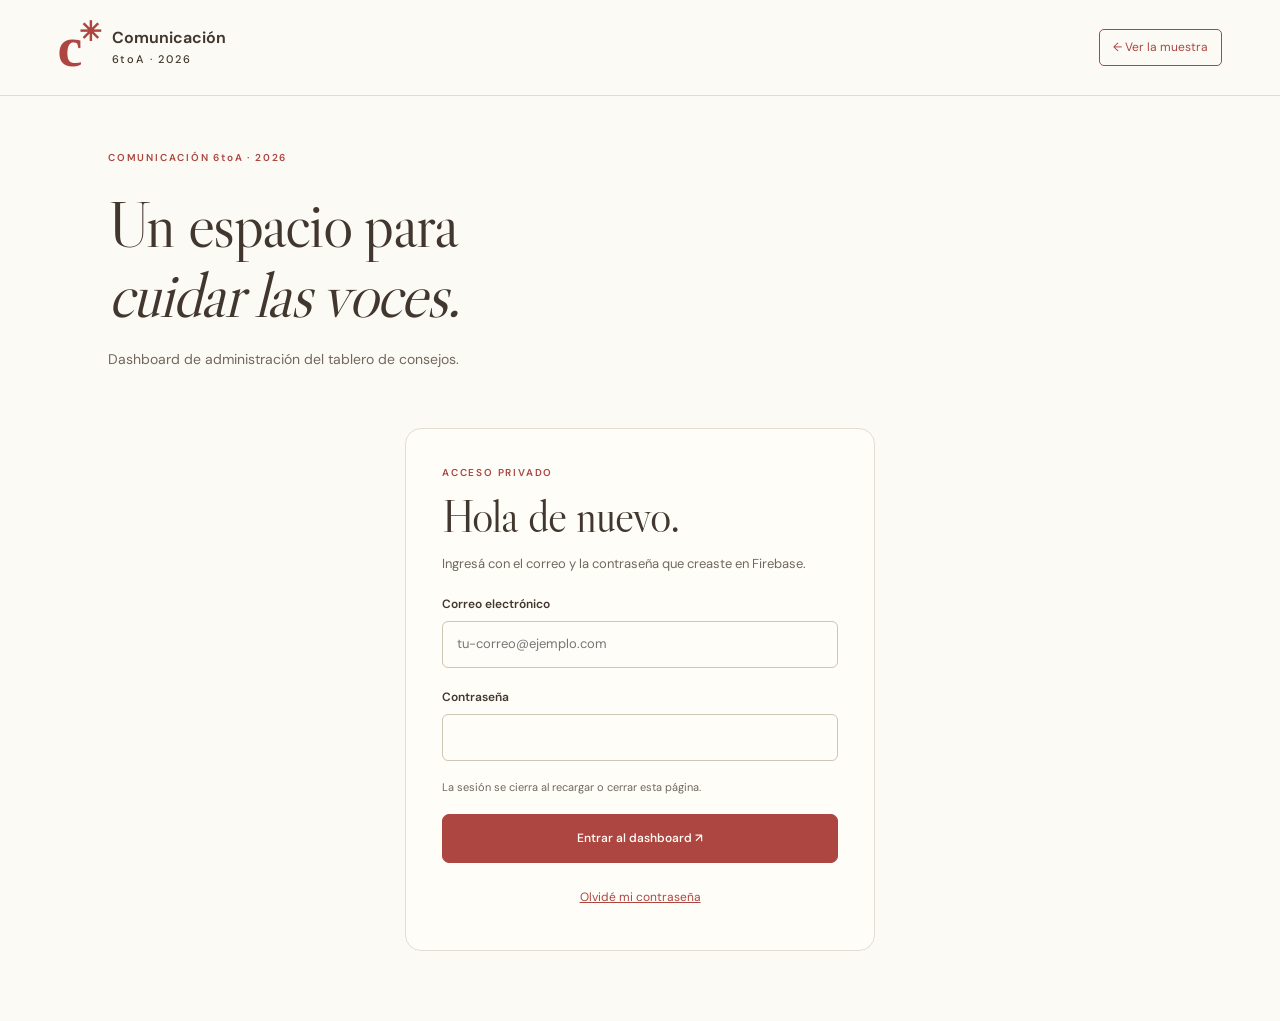
<file: admin/index.html>
<!doctype html>
<html lang="es-AR">
<head>
  <meta charset="UTF-8"><meta name="viewport" content="width=device-width,initial-scale=1">
  <meta name="robots" content="noindex,nofollow"><meta name="theme-color" content="#f8f4e9">
  <title>Dashboard · Comunicación 6toA 2026</title>
  <link rel="icon" href="../assets/favicon.svg"><link rel="stylesheet" href="../styles.css">
  <script type="module" src="../js/admin.js"></script>
</head>
<body class="admin-body">
  <header class="header"><a class="brand" href="../"><span class="brand-mark" aria-hidden="true">c<span>✳</span></span><span>Comunicación<span class="brand-small">6toA · 2026</span></span></a><a href="../" class="secondary-button">← Ver la muestra</a></header>
  <main class="admin-shell">
    <p class="eyebrow">COMUNICACIÓN 6toA · 2026</p>
    <h1>Un espacio para<br><em>cuidar las voces.</em></h1>
    <p class="admin-description">Dashboard de administración del tablero de consejos.</p>
    <p id="admin-status" role="status" class="form-status"></p>
    <aside id="setup-notice" class="setup-notice" hidden><strong>Primero, conectá tu proyecto de Firebase.</strong><p>Seguí la guía para crear el proyecto, tu usuario administrador y los permisos.</p><a href="../GUIA-FIREBASE.md" class="secondary-button">Leer guía paso a paso ↗</a><p>La guía también está en el archivo GUIA-FIREBASE.md de esta carpeta.</p></aside>
    <form id="login-form" class="admin-login" method="post">
      <p class="eyebrow">ACCESO PRIVADO</p><h2>Hola de nuevo.</h2>
      <p class="admin-warning">Ingresá con el correo y la contraseña que creaste en Firebase.</p>
      <label for="email">Correo electrónico</label><input id="email" name="email" type="email" required autocomplete="username" placeholder="tu-correo@ejemplo.com">
      <label for="password">Contraseña</label><input id="password" name="password" type="password" required autocomplete="current-password">
      <p class="form-note">La sesión se cierra al recargar o cerrar esta página.</p>
      <button class="button" type="submit" disabled>Entrar al dashboard ↗</button>
      <button id="reset-password" type="button" class="text-button" disabled>Olvidé mi contraseña</button>
    </form>
    <section id="moderation" hidden aria-label="Administrar consejos">
      <div class="dashboard-top"><p><span class="live-dot" aria-hidden="true"></span> Actualización en tiempo real</p><div><span id="admin-email"></span><button id="logout" class="secondary-button">Cerrar sesión</button></div></div>
      <div class="dashboard-stats" aria-label="Resumen del tablero">
        <div class="stat-card"><span>Todos los consejos</span><strong id="stat-total">—</strong><small>Voces que se sumaron</small></div>
        <div class="stat-card stat-blue"><span>Publicados</span><strong id="stat-approved">—</strong><small>Visibles para todos</small></div>
        <div class="stat-card stat-pink"><span>Fuera del tablero</span><strong id="stat-hidden">—</strong><small>Ocultos, pendientes o rechazados</small></div>
      </div>
      <div class="dashboard-filters"><label for="search">Buscar consejos<input id="search" type="search" placeholder="Buscá por nombre o por una palabra…"></label><label for="status-filter">Estado<select id="status-filter"><option value="all">Todos</option><option value="approved">Publicados</option><option value="hidden">Ocultos</option><option value="pending">Pendientes</option><option value="rejected">Rechazados</option></select></label></div>
      <p id="list-status" role="status" class="admin-warning"></p>
      <div id="admin-list" class="admin-list"></div>
      <div class="admin-pagination"><button class="secondary-button" id="previous">← Anterior</button><span id="page-label"></span><button class="secondary-button" id="next">Siguiente →</button></div>
    </section>
  </main>
  <dialog id="delete-dialog" aria-labelledby="delete-title"><h2 id="delete-title">¿Eliminar consejo?</h2><p>Se borrará definitivamente y dejará de aparecer en el tablero de todos los visitantes.</p><blockquote id="delete-preview"></blockquote><div class="admin-actions"><button id="cancel-delete">Cancelar</button><button id="confirm-delete">Eliminar definitivamente</button></div></dialog>
</body>
</html>
</file>
<file: styles.css>
@import url('https://fonts.googleapis.com/css2?family=DM+Sans:wght@400;450;500;550;600;650;700&family=Libre+Caslon+Display&display=swap');
:root{--cream:#fcfaf4;--red:#ad4540;--red-dark:#89352f;--ink:#42372f;--muted:#71675e;--pink:#edc9d5;--blue:#c3dce8;--yellow:#f0dfa3;--pink-soft:#faf0f3;--blue-soft:#edf5f8;--yellow-soft:#fcf7e7;--line:#e2dcd2;--white:#fffdf8;--serif:'Libre Caslon Display',Georgia,serif;--sans:'DM Sans',Arial,sans-serif;--space:24px;--section:88px;--radius:16px;--border:1px solid var(--line);--shadow:0 8px 24px #42372f0d}
*{box-sizing:border-box}html{scroll-behavior:smooth;scroll-padding-top:110px}body{margin:0;background:var(--cream);color:var(--ink);font-family:var(--sans);font-size:15px;line-height:1.6}button,input,textarea,select{font:inherit}button,a,input,textarea,select{-webkit-tap-highlight-color:transparent}button,a{touch-action:manipulation}a{color:inherit;text-decoration:none}button{cursor:pointer}button:disabled{cursor:default;opacity:.55}button:focus-visible,a:focus-visible,input:focus-visible,textarea:focus-visible,select:focus-visible{outline:3px solid var(--red);outline-offset:5px}::selection{background:var(--pink);color:var(--red-dark)}[hidden]{display:none!important}.wrap{width:min(1180px,calc(100% - 112px));margin-inline:auto}.skip-link{position:fixed;top:-100px;left:20px;background:var(--red);color:var(--white);padding:12px;z-index:100}.skip-link:focus{top:12px}.header{min-height:96px;padding:18px 4.5%;display:flex;align-items:center;justify-content:space-between;gap:28px;border-bottom:var(--border);position:sticky;top:0;background:#fcfaf4f5;backdrop-filter:blur(12px);z-index:20}.brand{display:flex;align-items:center;gap:12px;font-size:16px;font-weight:650;line-height:1.3}.brand-mark{width:42px;height:44px;position:relative;font-family:Georgia,serif;font-size:56px;color:var(--red);line-height:.75}.brand-mark>span{position:absolute;font-family:var(--sans);font-size:27px;right:-2px;top:-4px}.brand-small{display:block;margin-top:3px;font-size:11px;letter-spacing:1.8px;font-weight:500}.header nav{display:flex;gap:34px;font-size:13px;font-weight:550}.header nav a{padding:5px 0;border-bottom:1px solid transparent}.header nav a:hover{border-bottom-color:var(--red);color:var(--red)}.header nav a span{margin-left:6px}.header-edition{display:flex;align-items:center;gap:11px;font-size:9px;letter-spacing:1.6px}.live-dot{width:7px;height:7px;background:var(--red);border-radius:50%}.hero{display:grid;grid-template-columns:1.05fr 1fr;align-items:center;padding-top:64px;position:relative;column-gap:18px}.eyebrow{font-size:10px;letter-spacing:1.8px;font-weight:600;line-height:1.5;margin:0 0 25px;color:var(--red)}.little-star{font-size:23px;vertical-align:middle;margin-right:8px}.hero h1{font-family:var(--serif);font-size:clamp(62px,6.4vw,92px);line-height:.99;font-weight:400;letter-spacing:-2.5px;margin:0 0 25px;color:var(--ink)}em{font-weight:400}.hero h1 em{font-size:1.1em}.year{display:inline-block;font-size:.8em;position:relative;letter-spacing:-3px;margin-left:10px}.year-line{display:block;position:absolute;bottom:-9px;left:0;width:105%;height:12px;border-top:2px solid var(--red);border-radius:50%;transform:rotate(-5deg)}.hero-description{font-size:19px;line-height:1.55;margin:31px 0 13px}.hero-caption{font-size:11px;color:var(--muted);margin:0 0 29px}.button{border:1px solid var(--red);background:var(--red);border-radius:7px;color:var(--white);padding:14px 23px;display:inline-flex;align-items:center;justify-content:center;gap:28px;font-size:12px;font-weight:550;line-height:1.6;transition:background .2s,transform .2s}.button:hover{background:var(--red-dark);transform:translateY(-2px)}.button span{font-size:20px;line-height:1}.hero-art{position:relative;margin:-8px -16px 0 -12px}.hero-art img{width:100%;height:auto;display:block}.art-caption{position:absolute;bottom:5%;right:8%;font-size:9px;letter-spacing:2px;transform:rotate(-4deg);color:var(--red)}.art-caption span{font-size:20px;margin-left:7px}.hero-bottom{grid-column:1/-1;display:flex;justify-content:space-between;border-bottom:var(--border);padding:39px 0 21px;margin-top:12px;font-size:8px;letter-spacing:1.7px;color:var(--muted)}.hero-bottom>span:last-child span{font-size:17px;color:var(--red);margin-left:12px}.podcast-section{padding-top:var(--section)}.section-heading{display:flex;align-items:flex-end;justify-content:space-between;gap:24px;margin-bottom:30px}.section-number{font-size:9px;margin-bottom:13px;letter-spacing:1.65px}h2{font-family:var(--serif);font-weight:400;font-size:clamp(39px,4.2vw,57px);line-height:1.08;letter-spacing:-1px;color:var(--ink);margin:0}.heading-star{display:inline-block;font-family:var(--sans);font-size:45px;vertical-align:middle;margin-left:21px;font-weight:400}.section-tag{font-size:9px;border:1px solid #c9b6a7;border-radius:30px;padding:7px 13px;letter-spacing:1.2px;color:var(--red);margin-bottom:5px;white-space:nowrap}.section-tag span{margin-right:6px}.podcast-grid{display:grid;grid-template-columns:repeat(3,minmax(0,1fr));gap:23px}.podcast-card{border:var(--border);border-radius:var(--radius);background:var(--white);overflow:hidden;transition:transform .2s,box-shadow .2s}.podcast-card:hover{transform:translateY(-4px);box-shadow:var(--shadow)}.card-cover{height:218px;position:relative;overflow:hidden;display:flex;align-items:center;justify-content:center;border-bottom:var(--border)}.card-cover.pink{background:var(--pink)}.card-cover.blue{background:var(--blue)}.card-cover.yellow{background:var(--yellow)}.card-cover>svg{height:75%;width:80%;color:var(--red)}.card-cover>img{width:100%;height:100%;object-fit:cover}.cover-label{position:absolute;top:15px;left:17px;font-size:8px;letter-spacing:1.7px;color:var(--red)}.cover-corner{position:absolute;bottom:12px;right:17px;font-size:24px;color:var(--red)}.card-content{padding:20px 22px 18px}.card-meta{display:flex;justify-content:space-between;align-items:center;gap:12px;font-size:8px;letter-spacing:1.25px;color:var(--muted)}.coming-label{letter-spacing:.2px;font-size:9px;background:#eee9de;padding:2px 7px;border-radius:3px}.card-content h3{font-family:var(--serif);font-size:29px;font-weight:400;margin:10px 0 14px;line-height:1.2}.audio-placeholder{display:flex;align-items:center;gap:11px;border-top:var(--border);padding-top:15px}.play-placeholder{border:none;display:grid;place-items:center;background:#eee8df;color:#a69a8c;border-radius:50%;width:31px;height:31px;font-size:11px;flex-shrink:0}.waveform{height:22px;display:flex;align-items:center;justify-content:space-between;gap:3px;flex:1;opacity:.65}.waveform i{display:block;width:2px;border-radius:3px;background:#b7ab9d}.audio-label{font-size:8px;color:var(--muted);white-space:nowrap}.card-content audio{display:block;width:100%;height:38px;margin-top:15px}.separator{display:flex;align-items:center;gap:20px;padding-top:70px;color:var(--red)}.separator>span{height:1px;background:var(--line);flex:1}.separator b{font-size:29px;font-weight:400;line-height:1}.separator i{font-size:8px;letter-spacing:1.7px;font-style:normal}.separator+.podcast-section{padding-top:69px}.section-subtitle{font-size:14px;margin:18px 0 0;color:var(--muted)}.taller-heading{margin-bottom:31px}.advice-section{background:#eee9dc;margin-top:68px;padding:65px 0 34px;border-top:var(--border);border-bottom:var(--border);position:relative}.advice-heading{display:flex;justify-content:space-between;align-items:center}.advice-doodle{font-size:83px;color:var(--red);line-height:1;transform:rotate(12deg);margin-right:23px}.advice-intro{display:flex;align-items:center;justify-content:space-between;gap:30px;margin-top:22px}.advice-intro>p{font-size:18px;line-height:1.5;margin:0}.advice-board{margin-top:35px;min-height:275px;border-radius:10px;background-image:radial-gradient(#c1b9a7 .8px,transparent .8px);background-size:18px 18px;padding:28px;display:grid;grid-template-columns:repeat(3,minmax(0,1fr));gap:28px}.empty-board{grid-column:1/-1;text-align:center;justify-self:center;padding:8px 28px 20px;max-width:420px;background:#eee9dce8}.paper-star{font-size:40px;color:var(--red);line-height:1}.empty-board h3{font-family:var(--serif);font-weight:400;font-size:29px;margin:4px 0 7px}.empty-board p{font-size:12px;color:var(--muted);margin:0}.handwritten{display:block;font-family:var(--serif);font-style:italic;font-size:23px;color:var(--red);margin-top:20px;transform:rotate(-4deg)}.note{padding:27px 23px 21px;box-shadow:3px 6px 9px #49342812;position:relative;align-self:start;min-height:190px;overflow-wrap:anywhere}.note:before{content:'';position:absolute;top:-9px;left:calc(50% - 30px);width:60px;height:22px;background:#faf7ea90;transform:rotate(-5deg)}.note:nth-child(3n+1){background:#f1dfa0;transform:rotate(-2deg)}.note:nth-child(3n+2){background:#eec9d2;transform:rotate(2deg)}.note:nth-child(3n){background:#c9dfe6;transform:rotate(-1deg)}.note blockquote{font-family:var(--serif);font-size:25px;line-height:1.35;margin:0 0 20px;white-space:pre-wrap}.note cite{font-style:normal;font-size:10px;color:var(--muted)}.board-footnote{text-align:center;font-size:10px;color:var(--muted);margin:28px 0 0}.board-footnote>span{color:var(--red);font-size:16px;vertical-align:middle;margin-right:5px}.footer{padding:54px 0 0}.footer-main{display:grid;grid-template-columns:1.15fr 1fr .75fr;gap:36px;padding-bottom:43px}.footer-title{font-family:var(--serif);font-size:35px;line-height:1.07;color:var(--ink);letter-spacing:-.7px;display:inline-block}.footer-title>span{font-size:30px;margin-left:15px}.footer-main>div>p{font-size:10px;color:var(--muted);margin-top:14px}.footer-details{padding-top:3px}.footer-details p{font-size:11px;margin:0 0 9px;color:var(--muted)}.footer-details p:first-child{font-weight:600;color:var(--ink)}.footer-main nav{display:flex;flex-direction:column;gap:11px;padding-top:5px;font-size:11px}.footer-main nav a:hover{color:var(--red);text-decoration:underline}.footer-bottom{border-top:var(--border);padding:20px 0;display:flex;justify-content:space-between;color:var(--muted);font-size:8px;letter-spacing:1.3px}.footer-bottom>span:last-child>span:last-child{color:var(--red);font-size:15px;margin-left:8px}dialog{border:var(--border);border-radius:18px;padding:42px;max-width:520px;width:calc(100% - 32px);background:var(--cream);color:var(--ink);box-shadow:0 20px 80px #21170f33;max-height:90dvh;overflow:auto}dialog::backdrop{background:#392e2977;backdrop-filter:blur(4px)}dialog h2{font-size:48px}dialog>p:not(.eyebrow){font-size:13px;color:var(--muted);margin:16px 0 23px}.dialog-close{position:absolute;top:10px;right:16px;background:none;border:none;font-size:28px;color:var(--red);padding:4px 10px}form label{display:block;font-size:12px;font-weight:600;margin:20px 0 7px}form label span{font-size:10px;font-weight:400;color:var(--muted)}input,textarea,select{width:100%;background:var(--white);border:1px solid #cfc5b4;padding:12px 14px;border-radius:6px;color:var(--ink);font-size:13px}textarea{resize:vertical;min-height:110px}.char-count{display:block;text-align:right;font-size:10px;color:var(--muted)}.form-note{font-size:11px;color:var(--muted);line-height:1.6;margin:18px 0}.form-status{font-size:12px;color:var(--red);min-height:1em}form>.button{width:100%}body:has(dialog[open]){overflow:hidden}#form-success{text-align:center;padding-top:28px}#form-success h3{font-family:var(--serif);font-size:31px;font-weight:400}.success-star{font-size:60px;color:var(--red)}#form-success p{font-size:13px;margin-bottom:25px}.board-error{grid-column:1/-1;text-align:center;font-size:13px;padding:40px 10px}.board-error button{margin-top:10px}.admin-shell{max-width:1000px;margin:65px auto;padding:0 28px}.admin-shell>h1{font-family:var(--serif);font-weight:400;font-size:52px;color:var(--ink);line-height:1.1}.admin-login{max-width:430px;background:var(--white);border:var(--border);padding:30px;border-radius:var(--radius);margin:30px 0}.admin-toolbar{display:flex;justify-content:space-between;gap:15px;align-items:center;margin:30px 0}.admin-toolbar select{width:auto}.admin-list{display:grid;gap:15px}.admin-item{background:var(--white);border:var(--border);padding:24px;border-radius:var(--radius);overflow-wrap:anywhere}.admin-item blockquote{margin:15px 0;white-space:pre-wrap}.admin-meta{font-size:11px;color:var(--muted)}.admin-actions{display:flex;gap:9px;flex-wrap:wrap;margin-top:18px}.admin-actions button,.secondary-button{padding:8px 13px;border:1px solid var(--red);color:var(--red);background:transparent;border-radius:5px;font-size:12px}.admin-actions button:hover,.secondary-button:hover{background:var(--pink)}.admin-pagination{display:flex;gap:14px;align-items:center;justify-content:center;padding:30px}.load-more{display:block;margin:20px auto 0}.admin-warning{font-size:13px;color:var(--muted)}
@media(min-width:1500px){.hero{padding-top:75px}.hero-art{margin-top:-20px}.hero-bottom{margin-top:30px}}
@media(max-width:1050px){.wrap{width:calc(100% - 72px)}.header-edition{display:none}.header{padding-inline:36px}.hero h1{font-size:70px}.hero{padding-top:48px}.hero-description{font-size:17px}.hero-caption{max-width:260px}.card-cover{height:185px}.card-content{padding:18px 17px}.podcast-grid{gap:18px}.audio-label{font-size:7px}.hero-art{margin-left:-24px}.heading-star{font-size:36px;margin-left:12px}.footer-main{gap:25px}}
@media(max-width:800px){:root{--section:64px}.wrap{width:calc(100% - 48px)}.header{min-height:80px;padding:17px 24px}.header nav{gap:21px;font-size:12px}.hero{grid-template-columns:1fr 1fr;column-gap:0;padding-top:42px}.hero h1{font-size:57px}.hero .eyebrow{font-size:8px;letter-spacing:1px}.little-star{font-size:17px;margin-right:3px}.hero-description{font-size:16px}.hero-caption{font-size:10px}.hero-art{margin-right:-24px;margin-left:-28px}.hero .button{padding:12px 17px;gap:17px}.hero-bottom{font-size:7px;letter-spacing:1px;padding-top:25px}.podcast-grid{grid-template-columns:repeat(2,minmax(0,1fr))}.card-cover{height:205px}.podcast-grid .podcast-card:last-child{grid-column:1/-1;max-width:calc(50% - 9px);width:100%}.section-tag{font-size:8px}.section-number{font-size:8px}h2{font-size:45px}.advice-doodle{font-size:64px;margin-right:0}.advice-board{grid-template-columns:repeat(2,minmax(0,1fr));padding:22px 12px}.advice-intro>p{font-size:16px}.advice-intro .button{white-space:nowrap;padding:13px 17px}.footer-main{grid-template-columns:1fr 1fr}.footer-main nav{grid-column:1/-1;flex-direction:row;gap:24px}.footer-main{padding-bottom:30px}.separator{padding-top:55px}.separator+.podcast-section{padding-top:55px}}
@media(max-width:540px){html{scroll-padding-top:92px}.wrap{width:calc(100% - 40px)}.header{padding:14px 20px;gap:15px;min-height:77px}.brand{font-size:12px;gap:7px}.brand-small{font-size:9px;letter-spacing:1px}.brand-mark{font-size:46px;width:33px;height:36px}.brand-mark>span{font-size:21px}.header nav{gap:14px;font-size:10px}.header nav a span{display:none}.hero{display:flex;flex-direction:column;align-items:stretch;padding-top:38px}.hero-copy{position:relative;z-index:1}.hero .eyebrow{font-size:8px;letter-spacing:1.4px;margin-bottom:21px}.hero h1{font-size:clamp(55px,13vw,74px);letter-spacing:-1.9px;margin-bottom:22px}.year{letter-spacing:-2px;margin-left:7px}.hero-description{font-size:17px;line-height:1.5;margin-top:25px}.hero-caption{max-width:none;margin-bottom:24px;font-size:10px}.hero-art{width:100%;margin:18px 0 -5px}.hero-art img{max-height:380px}.art-caption{font-size:8px;right:6%}.hero-bottom{width:100%;margin-top:12px;padding-top:18px;padding-bottom:19px;gap:12px;font-size:6px;letter-spacing:.8px}.hero-bottom>span:last-child{white-space:nowrap}.hero-bottom>span:last-child span{margin-left:4px;font-size:14px}.podcast-section{padding-top:49px}.section-heading{align-items:flex-end;gap:9px;margin-bottom:25px}.section-number{font-size:7px;letter-spacing:1.1px;margin-bottom:12px}h2{font-size:39px;letter-spacing:-.8px}.heading-star{font-size:29px;margin-left:10px}.section-tag{font-size:6px;letter-spacing:.7px;padding:5px 8px;margin-bottom:3px}.podcast-grid{grid-template-columns:1fr;gap:23px}.podcast-grid .podcast-card:last-child{grid-column:auto;max-width:none}.card-cover{height:230px}.card-content{padding:20px 22px}.card-content h3{font-size:31px}.card-meta{font-size:8px}.audio-label{font-size:9px}.separator{gap:13px;padding-top:47px}.separator i{font-size:6px;letter-spacing:1px}.separator b{font-size:24px}.separator+.podcast-section{padding-top:46px}.taller-heading{align-items:flex-start}.taller-heading .section-tag{margin-top:31px}.taller-heading h2{font-size:36px}.section-subtitle{font-size:12px;margin-top:15px}.advice-section{margin-top:46px;padding-top:43px}.advice-heading h2{font-size:38px}.advice-doodle{display:none}.advice-intro{display:block;margin-top:20px}.advice-intro>p{font-size:17px}.advice-intro .button{margin-top:22px;padding:13px 21px}.advice-board{grid-template-columns:1fr;margin-top:25px;gap:28px;padding:25px 13px;min-height:260px}.empty-board{padding:10px 7px}.empty-board h3{font-size:27px}.empty-board p{font-size:11px}.board-footnote{font-size:9px;padding:0 8px;line-height:1.7}.note{max-width:340px;width:100%;justify-self:center}.footer{padding-top:38px}.footer-main{grid-template-columns:1fr;gap:20px}.footer-title{font-size:36px}.footer-main nav{grid-column:auto;flex-direction:column;gap:9px}.footer-details p{font-size:11px}.footer-bottom{font-size:6px;letter-spacing:.8px;gap:12px;align-items:center}.footer-bottom>span:last-child{white-space:nowrap}dialog{padding:34px 25px}dialog h2{font-size:42px}.admin-shell{margin-top:35px;padding:0 20px}.admin-shell>h1{font-size:42px}.admin-toolbar{align-items:stretch;flex-direction:column}.admin-toolbar select{width:100%}}
@media(prefers-reduced-motion:reduce){html{scroll-behavior:auto}*,*:before,*:after{animation:none!important;transition:none!important}}

/* Dashboard: HTML y CSS, sin framework. */
.admin-body{background:var(--cream)}.admin-shell{max-width:1120px;margin:54px auto 70px}.admin-shell>h1{font-size:64px;margin:0 0 17px;letter-spacing:-1.7px}.admin-description{font-size:14px;color:var(--muted)}.admin-login{margin:32px auto 0;max-width:470px;padding:36px}.admin-login h2{font-size:45px}.admin-login>.eyebrow{margin-bottom:12px}.text-button{border:0;background:none;color:var(--red);text-decoration:underline;display:block;margin:19px auto 0;font-size:12px;padding:6px}.setup-notice{padding:24px;border:1px solid #d3ba84;background:#f3e7c4;border-radius:var(--radius);font-size:13px;max-width:700px}.setup-notice p:last-child{font-size:11px}.dashboard-top{display:flex;align-items:center;justify-content:space-between;gap:20px;margin:24px 0}.dashboard-top>p{display:flex;align-items:center;gap:8px;font-size:11px;color:var(--muted)}.dashboard-top>div{display:flex;align-items:center;gap:15px;font-size:11px;overflow-wrap:anywhere}.dashboard-stats{display:grid;grid-template-columns:repeat(3,1fr);gap:20px;margin:25px 0 34px}.stat-card{border:var(--border);border-radius:var(--radius);background:var(--yellow);padding:24px 25px;display:flex;flex-direction:column}.stat-card>span{font-size:12px;font-weight:600}.stat-card>strong{font-family:var(--serif);font-size:64px;font-weight:400;color:var(--red);line-height:1.3}.stat-card>small{font-size:10px;color:var(--muted)}.stat-blue{background:var(--blue)}.stat-pink{background:var(--pink)}.dashboard-filters{display:grid;grid-template-columns:1fr 220px;gap:20px}.dashboard-filters label{font-size:11px;font-weight:600}.dashboard-filters input,.dashboard-filters select{margin-top:7px;min-height:44px}.admin-item-top{display:flex;justify-content:space-between;gap:15px;align-items:center}.status-badge{font-size:10px;border-radius:25px;padding:4px 11px;background:#eee8df;color:var(--muted)}.status-approved{background:#dfebda;color:#3c603a}.status-hidden{background:var(--pink);color:var(--red-dark)}.admin-item blockquote{font-family:var(--serif);font-size:25px;line-height:1.4;margin:22px 0}.admin-actions{justify-content:flex-end}.admin-pagination{font-size:12px}#delete-preview{font-size:14px;border-left:2px solid var(--pink);padding-left:15px;margin:20px 0;overflow-wrap:anywhere;max-height:160px;overflow:auto}
@media(max-width:650px){.admin-shell>h1{font-size:48px}.dashboard-top{align-items:flex-start;flex-direction:column;gap:5px}.dashboard-top>div{width:100%;justify-content:space-between}.dashboard-stats{gap:9px}.stat-card{padding:17px 12px}.stat-card>span{font-size:10px}.stat-card>strong{font-size:45px}.stat-card>small{font-size:8px}.dashboard-filters{grid-template-columns:1fr}.admin-item-top{align-items:flex-start;flex-direction:column;gap:7px}.admin-login{padding:27px}.admin-item{padding:20px}.admin-actions{justify-content:flex-start}.admin-pagination{gap:9px;font-size:10px}.admin-pagination button{font-size:10px;padding:8px}.admin-shell{margin-top:35px}}

.spotify-projects{margin-top:40px;min-width:0}.spotify-projects h3{font-family:var(--serif);font-size:clamp(29px,3vw,40px);font-weight:400;line-height:1.15;letter-spacing:-.5px;color:var(--ink);margin:0 0 22px}.spotify-player{display:block;width:100%;height:352px;border:0;border-radius:12px}


/* Editorial pastel: el color acompaña tanto portadas reales como ilustraciones. */
.hero h1 em{color:var(--red)}
.hero .eyebrow{color:var(--ink)}
.hero-bottom{border-bottom:4px solid var(--blue)}
.header nav a:last-child{background:var(--pink-soft);padding:6px 12px;border-radius:20px}
.section-number{color:var(--muted)}
.heading-star{color:var(--red)}
.section-tag{background:var(--yellow-soft);border-color:#dece93;color:var(--ink)}
#puentes .section-heading h2 em{text-decoration:underline;text-decoration-color:var(--pink);text-decoration-thickness:7px;text-underline-offset:7px;text-decoration-skip-ink:none}
.theme-pink{--card-color:var(--pink);--card-tint:var(--pink-soft)}
.theme-blue{--card-color:var(--blue);--card-tint:var(--blue-soft)}
.theme-yellow{--card-color:var(--yellow);--card-tint:var(--yellow-soft)}
.podcast-card{background:var(--card-tint,var(--white));border:0;box-shadow:var(--shadow);display:flex;flex-direction:column}
.card-cover{flex-shrink:0;border-bottom:0;background:var(--card-color);height:auto;aspect-ratio:1}
.card-cover.has-cover{padding:0}
.card-cover.has-cover>img{object-fit:contain;border-radius:0}
.card-cover>svg{color:var(--ink);opacity:.85}
.cover-label,.cover-corner{color:var(--ink)}
.card-content{border-top:0;display:flex;flex-direction:column;flex:1}
.card-meta>span:first-child{font-size:8px;font-weight:650;letter-spacing:1.1px;color:var(--ink);background:var(--card-color);border-radius:20px;padding:4px 9px}
.coming-label{color:var(--muted);background:var(--white)}
.card-content h3{color:var(--ink)}
.card-members{font-size:12px;line-height:1.6;color:var(--muted);margin:0 0 20px}
.card-content audio,.card-content .audio-placeholder{margin-top:auto}
.card-content h3{margin-bottom:20px}
.card-content audio{color-scheme:light;border-radius:20px}
.audio-placeholder{border-top-color:var(--card-color)}
.play-placeholder{background:var(--card-color);color:var(--ink)}
.waveform i{background:var(--muted)}
#taller{background:var(--blue-soft);border:1px solid #d4e5ed;border-radius:24px;margin-top:48px;padding:38px}
#taller .section-tag{background:var(--white);border-color:#c0d6e1}
#taller h2 em{text-decoration:underline;text-decoration-color:var(--blue);text-decoration-thickness:7px;text-underline-offset:6px;text-decoration-skip-ink:none}
.separator>span{background:linear-gradient(90deg,var(--pink),var(--blue),var(--yellow));height:3px;border-radius:2px}
.separator>b{color:var(--ink)}
.separator>i{color:var(--muted)}
.spotify-projects{background:var(--yellow-soft);border:1px solid #eadfb8;border-radius:var(--radius);padding:28px}
#puentes-grid{grid-template-columns:repeat(2,minmax(0,1fr))}
.puentes-players{display:grid;gap:24px;min-width:0}
.puentes-intro{max-width:760px;margin:0 0 30px;color:var(--muted);font-size:16px;line-height:1.7}
.puentes-intro p{margin:0 0 14px}
#puentes-grid .card-cover{height:240px;aspect-ratio:auto}
#puentes-grid .podcast-card:last-child{grid-column:1/-1;max-width:none;width:100%;flex-direction:row}
#puentes-grid .podcast-card:last-child .card-cover{width:220px;height:auto;min-height:220px}
#puentes-grid .podcast-card:last-child .card-content{min-width:0;padding:28px}
@media(max-width:540px){
  #puentes-grid{grid-template-columns:1fr}
  #puentes-grid .podcast-card:last-child{flex-direction:column}
  #puentes-grid .podcast-card:last-child .card-cover{width:100%;height:150px;min-height:0}
  #puentes-grid .podcast-card:last-child .card-content{padding:20px 22px}
}
.advice-section{background:var(--blue-soft);border-color:#d4e5ed}
.advice-board{background-image:radial-gradient(#b2cbd6 .8px,transparent .8px)}
.empty-board{background:var(--blue-soft)}
.advice-doodle{color:#7798a7}
.footer{background:var(--pink-soft)}
.footer-bottom{border-top-color:#e6cdd5}
.menu-toggle{display:none}
@media(max-width:800px){
  .menu-toggle{display:flex;flex-direction:column;align-items:center;justify-content:center;gap:5px;width:44px;height:44px;padding:10px;margin-left:auto;border:1px solid var(--line);border-radius:8px;background:transparent;color:var(--ink)}
  .menu-toggle span{display:block;width:22px;height:2px;background:currentColor;transition:transform .2s,opacity .2s}
  .menu-toggle[aria-expanded="true"] span:nth-child(1){transform:translateY(7px) rotate(45deg)}
  .menu-toggle[aria-expanded="true"] span:nth-child(2){opacity:0}
  .menu-toggle[aria-expanded="true"] span:nth-child(3){transform:translateY(-7px) rotate(-45deg)}
  #main-nav{display:none;position:absolute;top:100%;left:0;right:0;flex-direction:column;gap:0;padding:12px 24px 20px;background:var(--cream);border-bottom:var(--border);box-shadow:0 12px 20px #392e2910}
  #main-nav.is-open{display:flex}
  #main-nav a,#main-nav a:last-child{display:block;padding:13px 12px;font-size:15px;border:0;border-radius:6px;background:transparent}
  #main-nav a:hover{background:var(--pink-soft)}
}
@media(max-width:540px){.footer{text-align:center}.footer-main{justify-items:center}.footer-main nav{align-items:center}.footer-bottom{flex-direction:column;justify-content:center;gap:12px}}
@media(max-width:800px){#taller{padding:28px}.spotify-projects{padding:22px}}
@media(max-width:540px){#taller{padding:26px 16px;margin-top:34px;border-radius:18px}#taller h2{font-size:32px}.spotify-projects{padding:22px 14px}.header nav{gap:10px}.header nav a:last-child{padding:5px 8px}}
</file>
